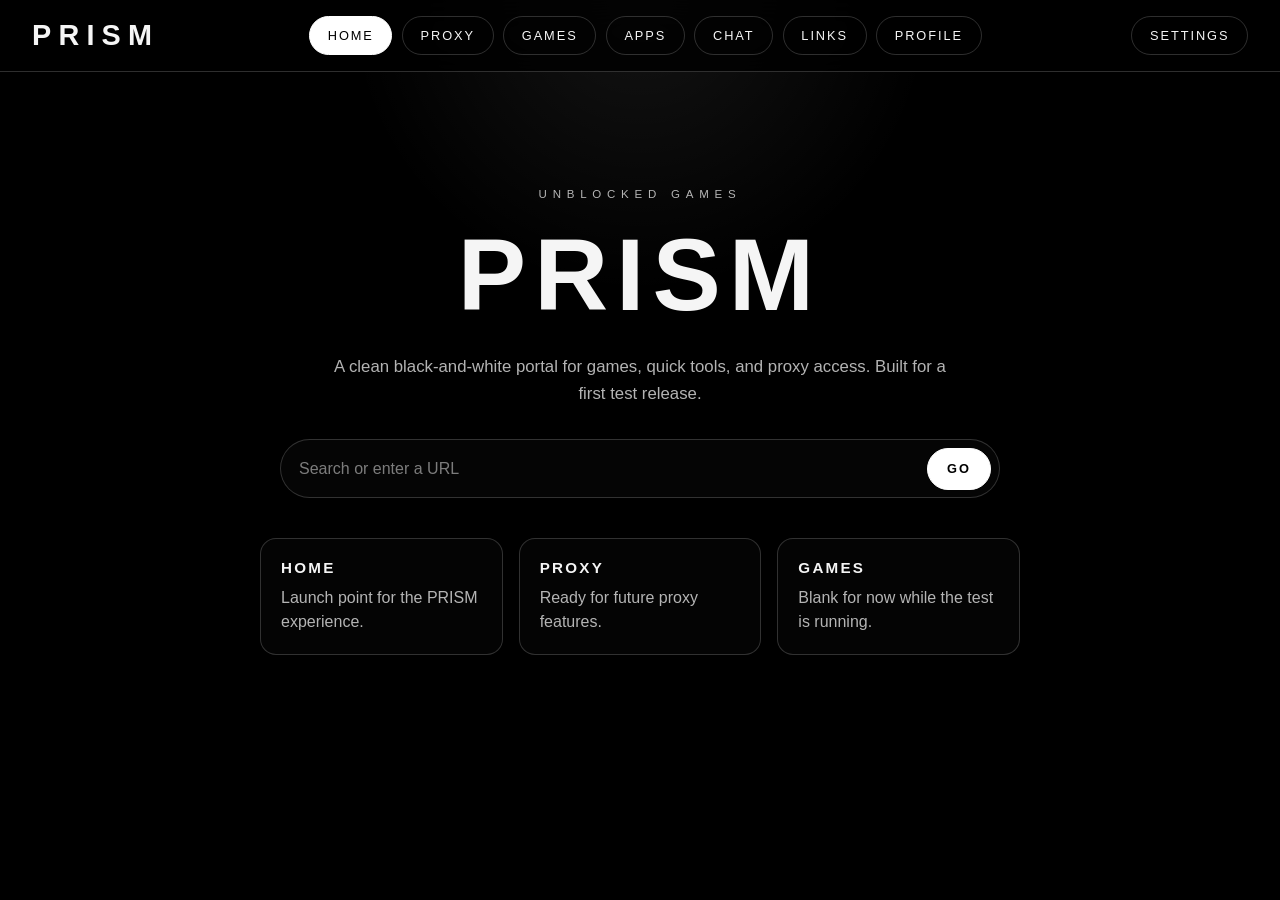
<file: static/index.html>
<!doctype html>
<html lang="en">
  <head>
    <meta charset="UTF-8" />
    <meta name="viewport" content="width=device-width, initial-scale=1.0" />
    <meta name="referrer" content="no-referrer" />
    <title>PRISM</title>
    <link rel="shortcut icon" href="/favicon.png" />
    <style>
      :root {
        --bg: #000000;
        --bg-soft: #111111;
        --panel: #171717;
        --panel-strong: #1f1f1f;
        --line: rgba(255, 255, 255, 0.18);
        --text: #f5f5f5;
        --muted: rgba(255, 255, 255, 0.7);
        --white: #ffffff;
        --shadow: rgba(255, 255, 255, 0.08);
      }

      * { box-sizing: border-box; }

      html, body {
        margin: 0;
        min-height: 100%;
        background: var(--bg);
        color: var(--text);
        font-family: Inter, "Segoe UI", sans-serif;
      }

      body {
        background:
          radial-gradient(circle at top, rgba(255,255,255,0.08), transparent 30%),
          #000;
      }

      .topbar {
        position: sticky;
        top: 0;
        z-index: 20;
        display: flex;
        align-items: center;
        justify-content: space-between;
        gap: 1rem;
        padding: 1rem 2rem;
        background: rgba(0, 0, 0, 0.82);
        backdrop-filter: blur(16px);
        border-bottom: 1px solid var(--line);
      }

      .brand {
        font-size: 1.8rem;
        font-weight: 800;
        letter-spacing: 0.45rem;
        text-transform: uppercase;
      }

      .nav-tabs {
        display: flex;
        align-items: center;
        justify-content: center;
        gap: 0.6rem;
        flex-wrap: wrap;
      }

      .nav-tab,
      .settings-button {
        border: 1px solid var(--line);
        background: transparent;
        color: var(--text);
        border-radius: 999px;
        padding: 0.7rem 1.1rem;
        font-size: 0.8rem;
        letter-spacing: 0.12rem;
        text-transform: uppercase;
        text-decoration: none;
        cursor: pointer;
        transition: 0.2s ease;
      }

      .nav-tab:hover,
      .settings-button:hover {
        background: var(--white);
        color: var(--bg);
        border-color: var(--white);
        transform: translateY(-1px);
      }

      .nav-tab.active {
        background: var(--white);
        color: var(--bg);
        border-color: var(--white);
      }

      .page-shell {
        width: min(1200px, calc(100% - 2rem));
        margin: 2rem auto 3rem;
      }

      .tab-pane {
        display: none;
        min-height: 70vh;
      }

      .tab-pane.active {
        display: block;
      }

      #home {
        display: block;
      }

      .hero {
        display: grid;
        place-items: center;
        text-align: center;
        min-height: 70vh;
        padding: 3rem 1rem;
      }

      .hero-inner {
        width: min(760px, 100%);
      }

      .eyebrow {
        display: inline-block;
        color: var(--muted);
        letter-spacing: 0.36rem;
        text-transform: uppercase;
        font-size: 0.72rem;
        margin-bottom: 1rem;
      }

      h1 {
        margin: 0;
        font-size: clamp(3rem, 8vw, 8rem);
        letter-spacing: 0.5rem;
        text-transform: uppercase;
        font-weight: 900;
      }

      .subtitle {
        margin: 1.25rem auto 2rem;
        max-width: 640px;
        line-height: 1.6;
        color: var(--muted);
        font-size: 1.05rem;
      }

      .search-shell {
        border: 1px solid var(--line);
        background: rgba(255,255,255,0.02);
        border-radius: 999px;
        padding: 0.45rem 0.5rem 0.45rem 1rem;
        display: flex;
        align-items: center;
        gap: 0.7rem;
        max-width: 720px;
        margin: 0 auto;
      }

      .search-shell input {
        flex: 1;
        background: transparent;
        border: 0;
        color: var(--text);
        font-size: 1rem;
        outline: none;
        min-width: 0;
      }

      .search-shell input::placeholder {
        color: rgba(255,255,255,0.48);
      }

      .search-shell button {
        border: 1px solid var(--white);
        background: var(--white);
        color: var(--bg);
        border-radius: 999px;
        padding: 0.8rem 1.2rem;
        font-size: 0.8rem;
        font-weight: 700;
        letter-spacing: 0.12rem;
        text-transform: uppercase;
        cursor: pointer;
      }

      .feature-row {
        display: grid;
        grid-template-columns: repeat(3, minmax(0, 1fr));
        gap: 1rem;
        margin-top: 2.5rem;
      }

      .feature-card {
        border: 1px solid var(--line);
        background: rgba(255,255,255,0.015);
        border-radius: 1rem;
        padding: 1.25rem;
        text-align: left;
      }

      .feature-card h2 {
        margin: 0 0 0.6rem;
        font-size: 0.95rem;
        letter-spacing: 0.14rem;
        text-transform: uppercase;
      }

      .feature-card p {
        margin: 0;
        color: var(--muted);
        line-height: 1.5;
      }

      .blank-panel {
        min-height: 60vh;
        border: 1px dashed rgba(255,255,255,0.18);
        border-radius: 1rem;
        background: rgba(255,255,255,0.01);
      }

      @media (max-width: 768px) {
        .topbar {
          flex-direction: column;
          align-items: flex-start;
        }

        .nav-tabs {
          justify-content: flex-start;
        }

        .feature-row {
          grid-template-columns: 1fr;
        }
      }
    </style>
  </head>

  <body>
    <header class="topbar">
      <div class="brand">PRISM</div>
      <nav class="nav-tabs" aria-label="Main navigation">
        <button class="nav-tab active" data-tab="home" type="button">Home</button>
        <button class="nav-tab" data-tab="proxy" type="button">Proxy</button>
        <button class="nav-tab" data-tab="games" type="button">Games</button>
        <button class="nav-tab" data-tab="apps" type="button">Apps</button>
        <button class="nav-tab" data-tab="chat" type="button">Chat</button>
        <button class="nav-tab" data-tab="links" type="button">Links</button>
        <button class="nav-tab" data-tab="profile" type="button">Profile</button>
      </nav>
      <a class="settings-button" href="/settings.html">Settings</a>
    </header>

    <main class="page-shell">
      <section class="tab-pane active" id="home">
        <div class="hero">
          <div class="hero-inner">
            <div class="eyebrow">Unblocked Games</div>
            <h1>PRISM</h1>
            <p class="subtitle">
              A clean black-and-white portal for games, quick tools, and proxy access. Built for a first test release.
            </p>

            <form class="search-shell" id="prism-search" method="post">
              <input id="prism-input" type="text" placeholder="Search or enter a URL" aria-label="Search or enter a URL" />
              <button type="submit">Go</button>
            </form>

            <div class="feature-row">
              <article class="feature-card">
                <h2>Home</h2>
                <p>Launch point for the PRISM experience.</p>
              </article>
              <article class="feature-card">
                <h2>Proxy</h2>
                <p>Ready for future proxy features.</p>
              </article>
              <article class="feature-card">
                <h2>Games</h2>
                <p>Blank for now while the test is running.</p>
              </article>
            </div>
          </div>
        </div>
      </section>

      <section class="tab-pane" id="proxy">
        <div class="blank-panel"></div>
      </section>

      <section class="tab-pane" id="games">
        <div class="blank-panel"></div>
      </section>

      <section class="tab-pane" id="apps">
        <div class="blank-panel"></div>
      </section>

      <section class="tab-pane" id="chat">
        <div class="blank-panel"></div>
      </section>

      <section class="tab-pane" id="links">
        <div class="blank-panel"></div>
      </section>

      <section class="tab-pane" id="profile">
        <div class="blank-panel"></div>
      </section>
    </main>

    <script>
      const navButtons = document.querySelectorAll('.nav-tab');
      const panes = document.querySelectorAll('.tab-pane');

      navButtons.forEach((button) => {
        button.addEventListener('click', () => {
          const target = button.dataset.tab;

          navButtons.forEach((navButton) => {
            navButton.classList.toggle('active', navButton === button);
          });

          panes.forEach((pane) => {
            pane.classList.toggle('active', pane.id === target);
          });
        });
      });

      const prismSearch = document.getElementById('prism-search');
      const prismInput = document.getElementById('prism-input');

      prismSearch.addEventListener('submit', (event) => {
        event.preventDefault();
        const value = prismInput.value.trim();
        if (!value) return;
        sessionStorage.setItem('GoUrl', value);
        window.location.href = '/d';
      });
    </script>
  </body>
</html>
</file>
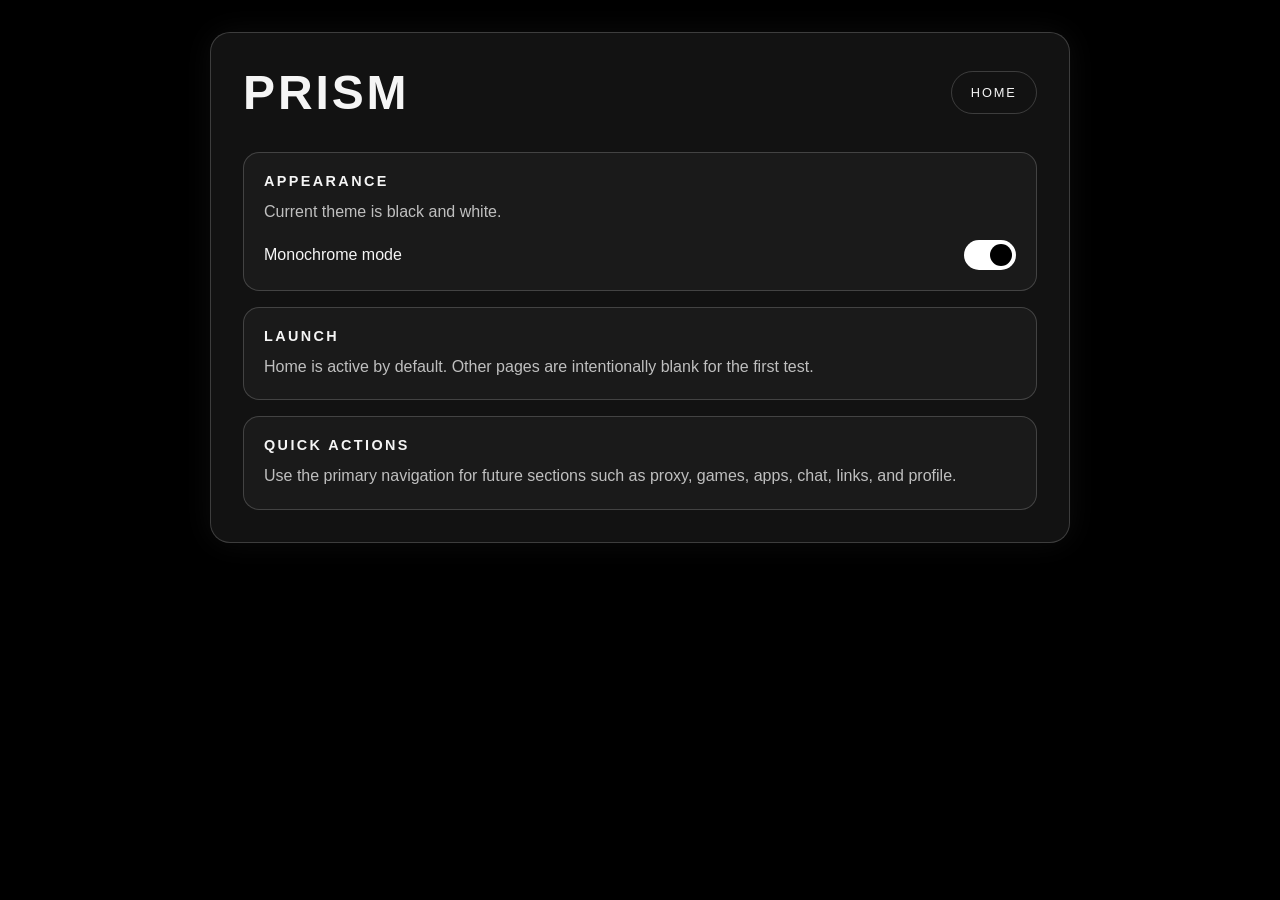
<file: static/settings.html>
<!DOCTYPE html>
<html lang="en">
  <head>
    <meta charset="UTF-8" />
    <meta name="referrer" content="no-referrer" />
    <meta http-equiv="X-Frame-Options" content="SAMEORIGIN" />
    <meta http-equiv="X-Content-Type-Options" content="nosniff" />
    <meta name="viewport" content="width=device-width, initial-scale=1.0" />
    <title>PRISM Settings</title>
    <link rel="shortcut icon" id="tab-favicon" href="favicon.png" />
    <style>
      :root {
        --bg: #000000;
        --panel: #121212;
        --panel-strong: #1a1a1a;
        --line: rgba(255,255,255,0.18);
        --text: #f5f5f5;
        --muted: rgba(255,255,255,0.72);
        --white: #ffffff;
      }

      * { box-sizing: border-box; }

      html, body {
        margin: 0;
        min-height: 100%;
        background: var(--bg);
        color: var(--text);
        font-family: Inter, "Segoe UI", sans-serif;
      }

      body {
        display: flex;
        align-items: center;
        justify-content: center;
        padding: 2rem;
      }

      .settings-wrap {
        width: min(860px, 100%);
        border: 1px solid var(--line);
        background: var(--panel);
        border-radius: 1.25rem;
        padding: 2rem;
        box-shadow: 0 0 30px rgba(255,255,255,0.05);
      }

      .top-row {
        display: flex;
        align-items: center;
        justify-content: space-between;
        gap: 1rem;
        margin-bottom: 2rem;
      }

      h1 {
        margin: 0;
        font-size: clamp(2rem, 4vw, 3rem);
        letter-spacing: 0.18rem;
        text-transform: uppercase;
      }

      .home-link,
      .button {
        display: inline-flex;
        align-items: center;
        justify-content: center;
        padding: 0.8rem 1.2rem;
        border-radius: 999px;
        border: 1px solid var(--line);
        background: transparent;
        color: var(--text);
        text-decoration: none;
        cursor: pointer;
        font-size: 0.8rem;
        letter-spacing: 0.12rem;
        text-transform: uppercase;
      }

      .home-link:hover,
      .button:hover {
        background: var(--white);
        color: var(--bg);
      }

      .card-grid {
        display: grid;
        gap: 1rem;
      }

      .card {
        background: var(--panel-strong);
        border: 1px solid var(--line);
        border-radius: 1rem;
        padding: 1.25rem;
      }

      .card h2 {
        margin: 0 0 0.6rem;
        font-size: 0.9rem;
        letter-spacing: 0.15rem;
        text-transform: uppercase;
      }

      .card p {
        margin: 0;
        color: var(--muted);
        line-height: 1.6;
      }

      .toggle-row {
        display: flex;
        align-items: center;
        justify-content: space-between;
        gap: 1rem;
        margin-top: 1rem;
      }

      .switch {
        position: relative;
        width: 52px;
        height: 30px;
        display: inline-block;
      }

      .switch input {
        opacity: 0;
        width: 0;
        height: 0;
      }

      .slider {
        position: absolute;
        inset: 0;
        background: #444;
        border-radius: 999px;
        transition: 0.2s ease;
      }

      .slider::before {
        content: "";
        position: absolute;
        width: 22px;
        height: 22px;
        left: 4px;
        top: 4px;
        background: #fff;
        border-radius: 50%;
        transition: 0.2s ease;
      }

      .switch input:checked + .slider {
        background: #fff;
      }

      .switch input:checked + .slider::before {
        transform: translateX(22px);
        background: #000;
      }
    </style>
  </head>

  <body>
    <div class="settings-wrap">
      <div class="top-row">
        <h1>PRISM</h1>
        <a class="home-link" href="/">Home</a>
      </div>

      <div class="card-grid">
        <section class="card">
          <h2>Appearance</h2>
          <p>Current theme is black and white.</p>
          <div class="toggle-row">
            <span>Monochrome mode</span>
            <label class="switch" aria-label="Toggle monochrome mode">
              <input type="checkbox" checked />
              <span class="slider"></span>
            </label>
          </div>
        </section>

        <section class="card">
          <h2>Launch</h2>
          <p>Home is active by default. Other pages are intentionally blank for the first test.</p>
        </section>

        <section class="card">
          <h2>Quick actions</h2>
          <p>Use the primary navigation for future sections such as proxy, games, apps, chat, links, and profile.</p>
        </section>
      </div>
    </div>
  </body>
</html>
</file>
